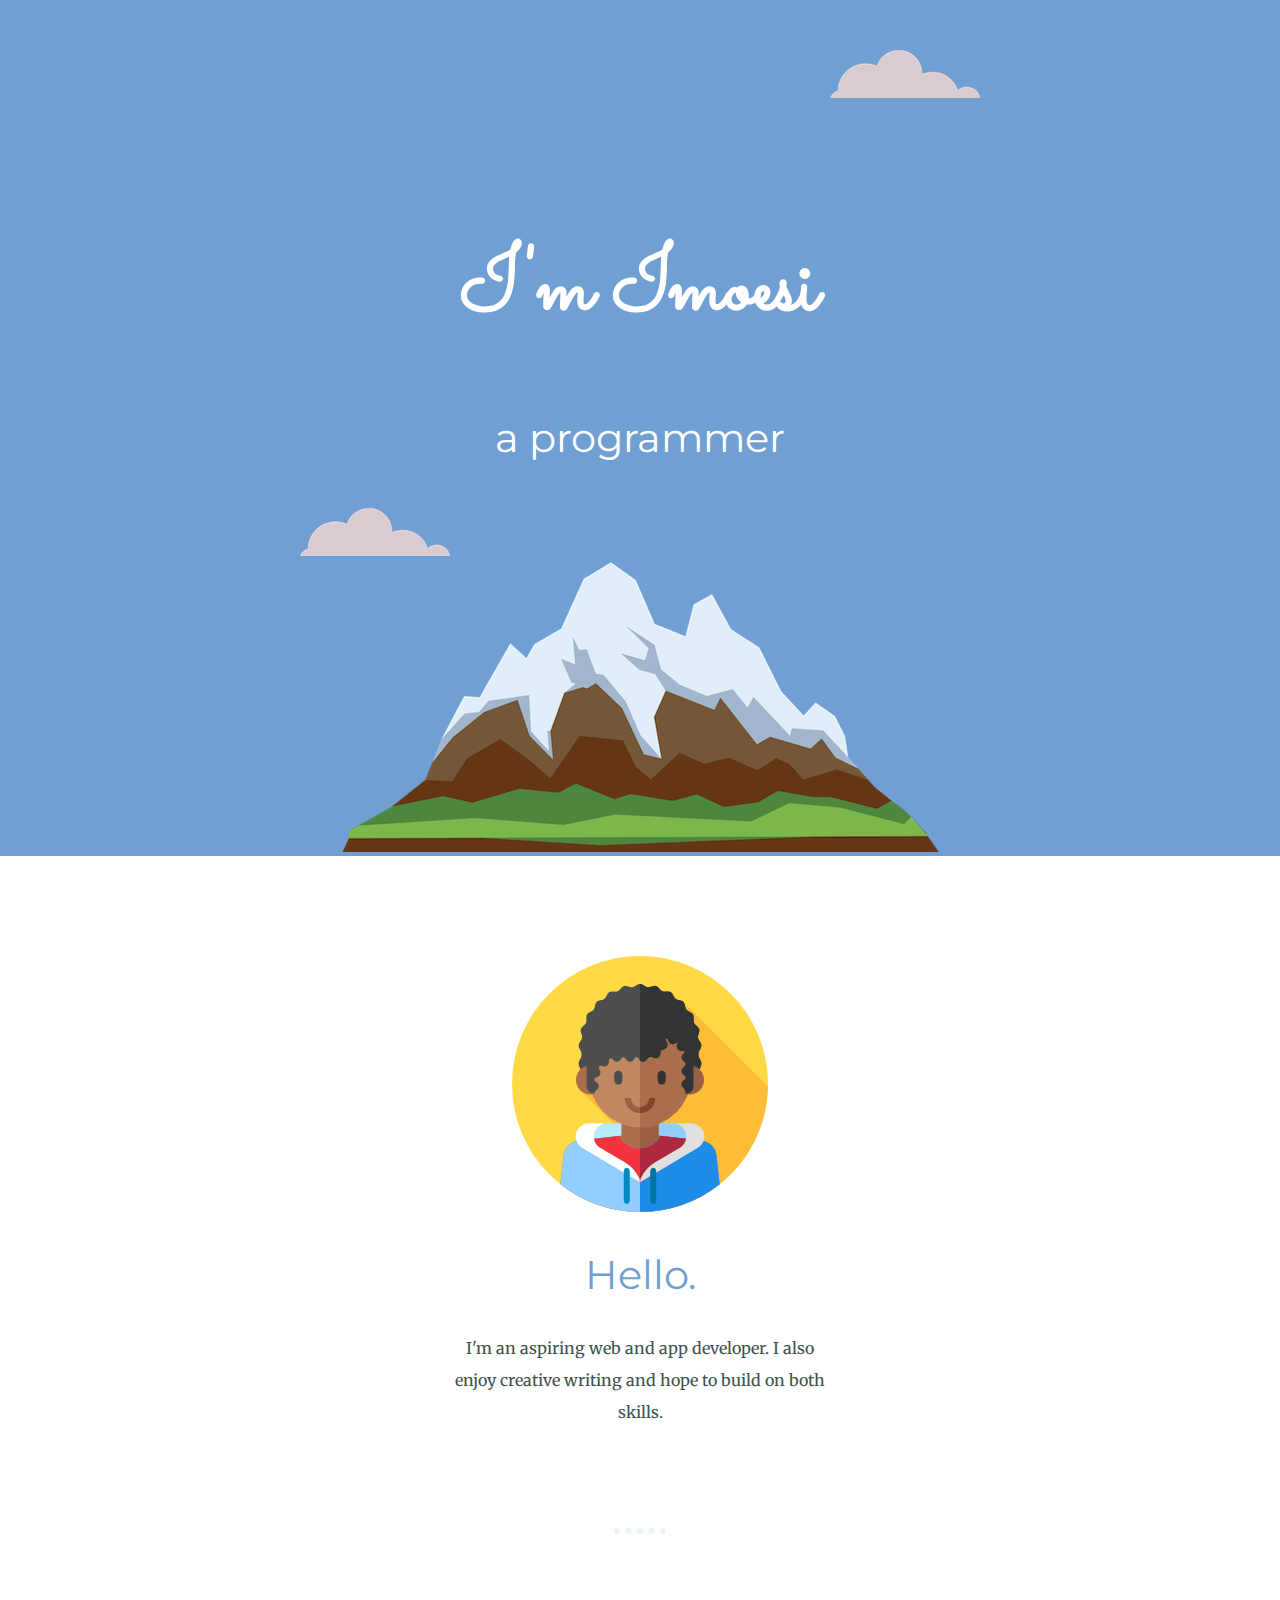
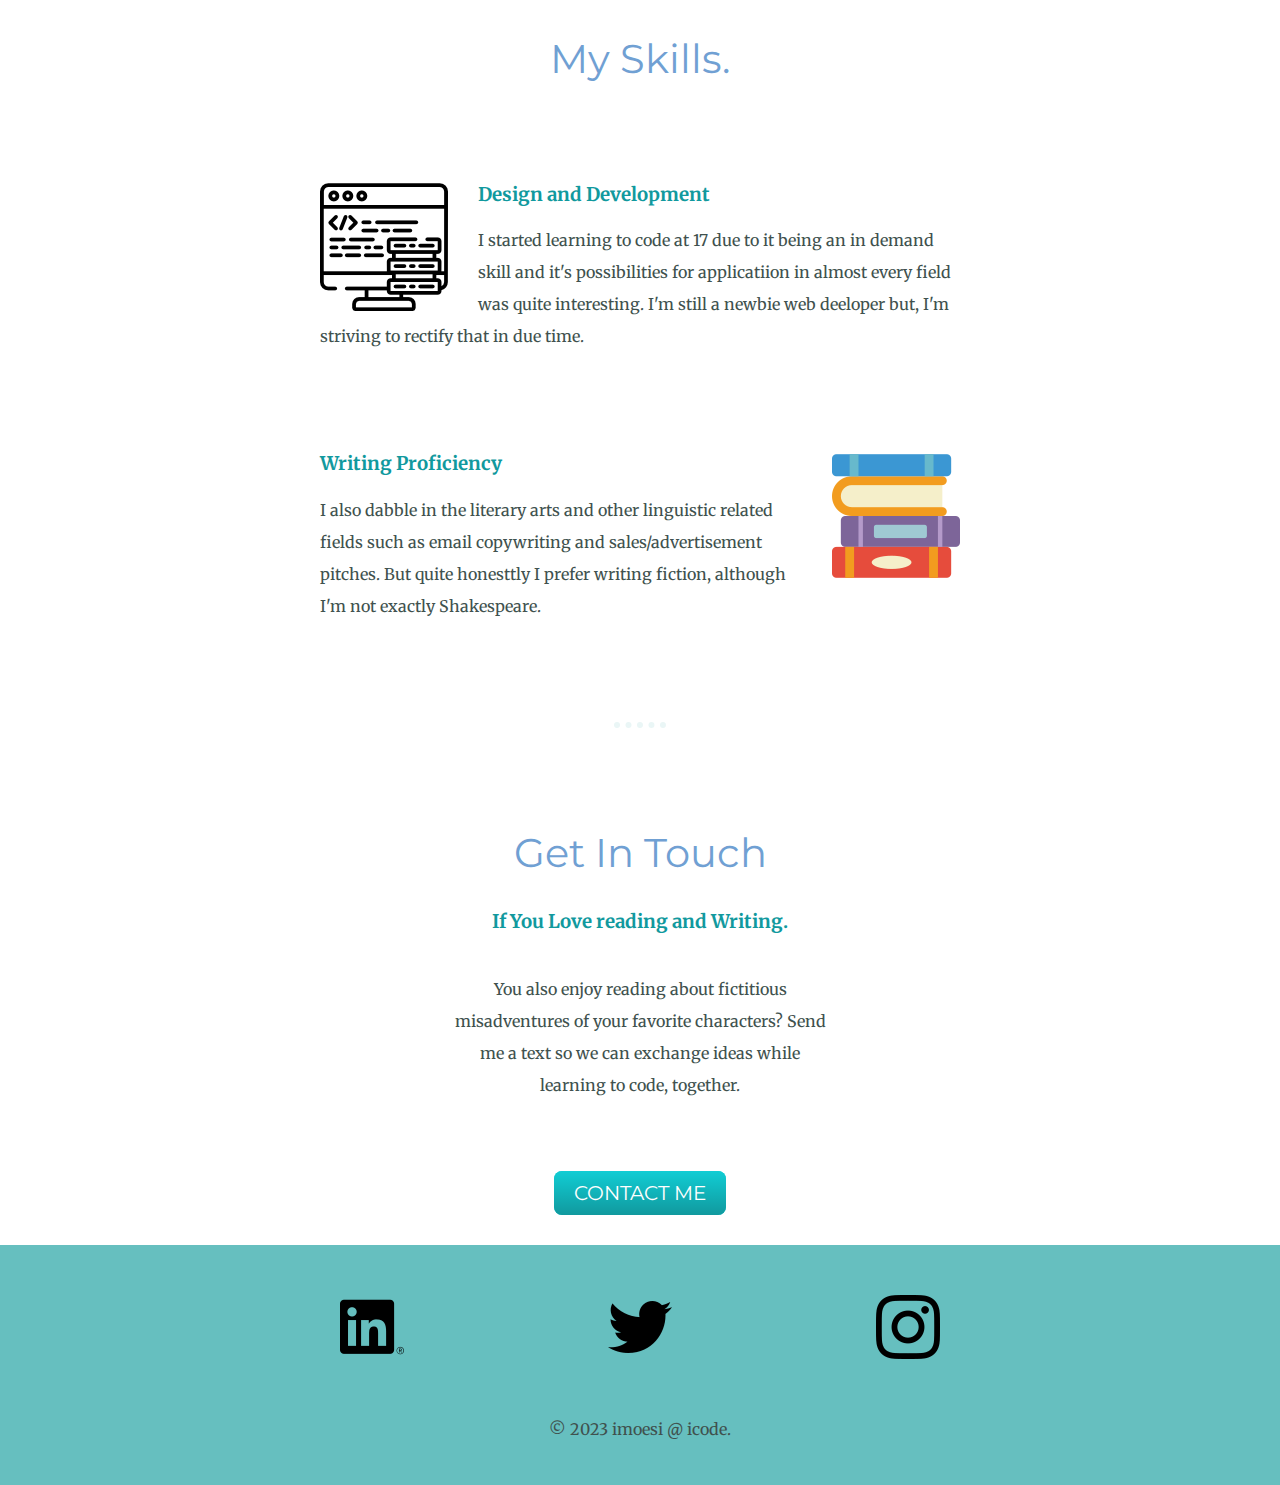
<file: index.html>
<!DOCTYPE html>
<html>
    <head>
        <meta charset="UTF-8">
       <title>
         Daniel's Personal site
       </title>
       <link rel="stylesheet" href="CSS/styles.css">
       <link rel="icon" href="favicon.ico">
       <link rel="preconnect" href="https://fonts.googleapis.com">
       <link rel="preconnect" href="https://fonts.gstatic.com" crossorigin>
       <link href="https://fonts.googleapis.com/css2?family=Merriweather&family=Montserrat&family=Sacramento&display=swap"
        rel="stylesheet">
    </head>
    <body>

    <div class="top-container">
        <img class="top-cloud" src="Images/cloud.png" alt="cloud-image">
        <h1>I'm Imoesi</h1>
        <h2 class="Get">a programmer</h2>
        <img class="bottom-cloud" src="Images/cloud.png" alt="cloud-image">
        <img src="Images/mountain.png" alt="mountain-image">
    </div>   

    <div class="middle-container">
        <div class="profile">
            <img class="man-image" src="Images/man 256.png" alt="profile-pic">
            <h2>Hello.</h2>
            <p class="intro">I'm an aspiring web and app developer. I also enjoy creative writing and hope to build on both skills.</p>
        </div>
        <hr>
        <div class="skills">
            <h2>My Skills.</h2>
            <div class="skill-row">
                <img class="computer-image" src="Images/code.png" alt="computer-image">
                <h3>Design and Development</h3>
                <p>I started learning to code at 17 due to it being an in demand skill and it's possibilities for 
                   applicatiion in almost every field was quite interesting. I'm still a newbie web deeloper but,
                   I'm striving to rectify that in due time.</p>
            </div>
            <div class="skill-row">
                <img class="book-image" src="Images/book-stack.png" alt="book-image">
                <h3>Writing Proficiency</h3>
                <p>I also dabble in the literary arts and other linguistic related fields such as email copywriting and sales/advertisement pitches.
                But quite honesttly I prefer writing fiction, although I'm not exactly Shakespeare.
                </p>
            </div>
        </div>
        <hr>
        <div class="contact-me">
            <h2>Get In Touch</h2>
            <h3>If You Love reading and Writing.</h3>
            <p class="contact-p">You also enjoy reading about fictitious misadventures of your favorite characters? Send me a text so we can exchange
               ideas while learning to code, together.
            </p>
            <br>
            <a class="btn" href="mailto:samuganadaniel@email.com">CONTACT ME</a>
        </div>
    </div>
    <br><br>
    
    <div class="bottom-container">
        <a class="footer-link" href="https://www.linkedin.com/in/daniel-samugana-027791282/"><img src="Images/linkedin.png" alt=""></a>
        <a class="footer-link" href="https://twitter.com/AgeingWine"><img src="Images/twitter.png" alt=""></a>
        <a class="footer-link" href="https://www.instagram.com/iimoesii/"><img src="Images/instagram.png" alt=""></a>
        <p class="bottom-p">© 2023 imoesi @ icode.</p>
    </div>


    </body>
</html>
</file>
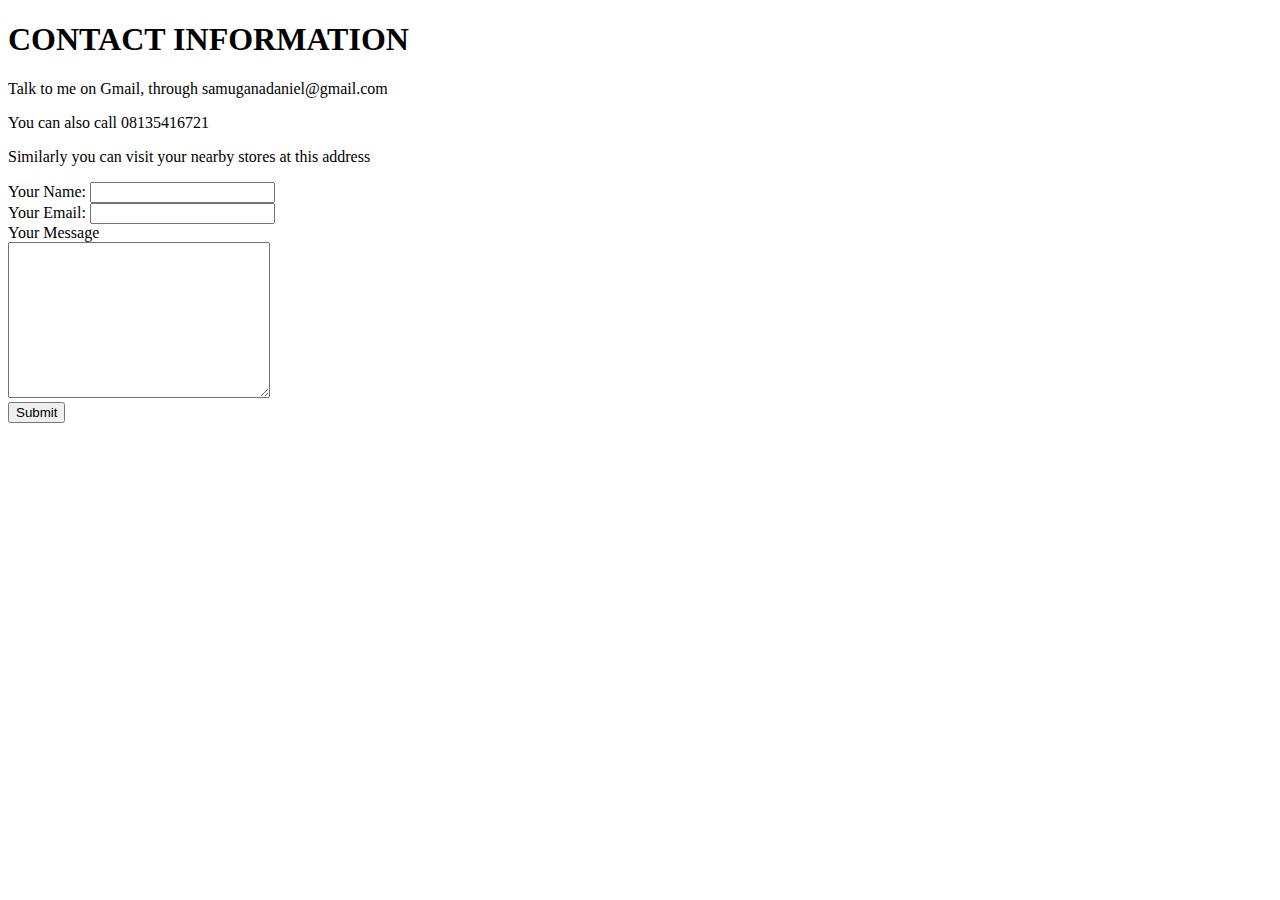
<file: Contact info.html>
<!DOCTYPE html>
<html>
    <title>
        CONTACT INFORMATION
    </title>
    <body>
        <h1>CONTACT INFORMATION</h1>
        <p>Talk to me on Gmail, through samuganadaniel@gmail.com</p>
        <p>You can also call 08135416721</p>
        <p>Similarly you can visit your nearby stores at this address</p>
        <form action="mailto:samuganadaniel@gmail.com" method="post">
            <label>Your Name:</label>
            <input type="text"><br>     
            <label>Your Email:</label>
            <input type="email"><br>
            <label>Your Message</label><br>
            <textarea name="" id="" cols="30" rows="10"></textarea><br>
            <input type="submit">
        </form>
    </body>
</html>
</file>
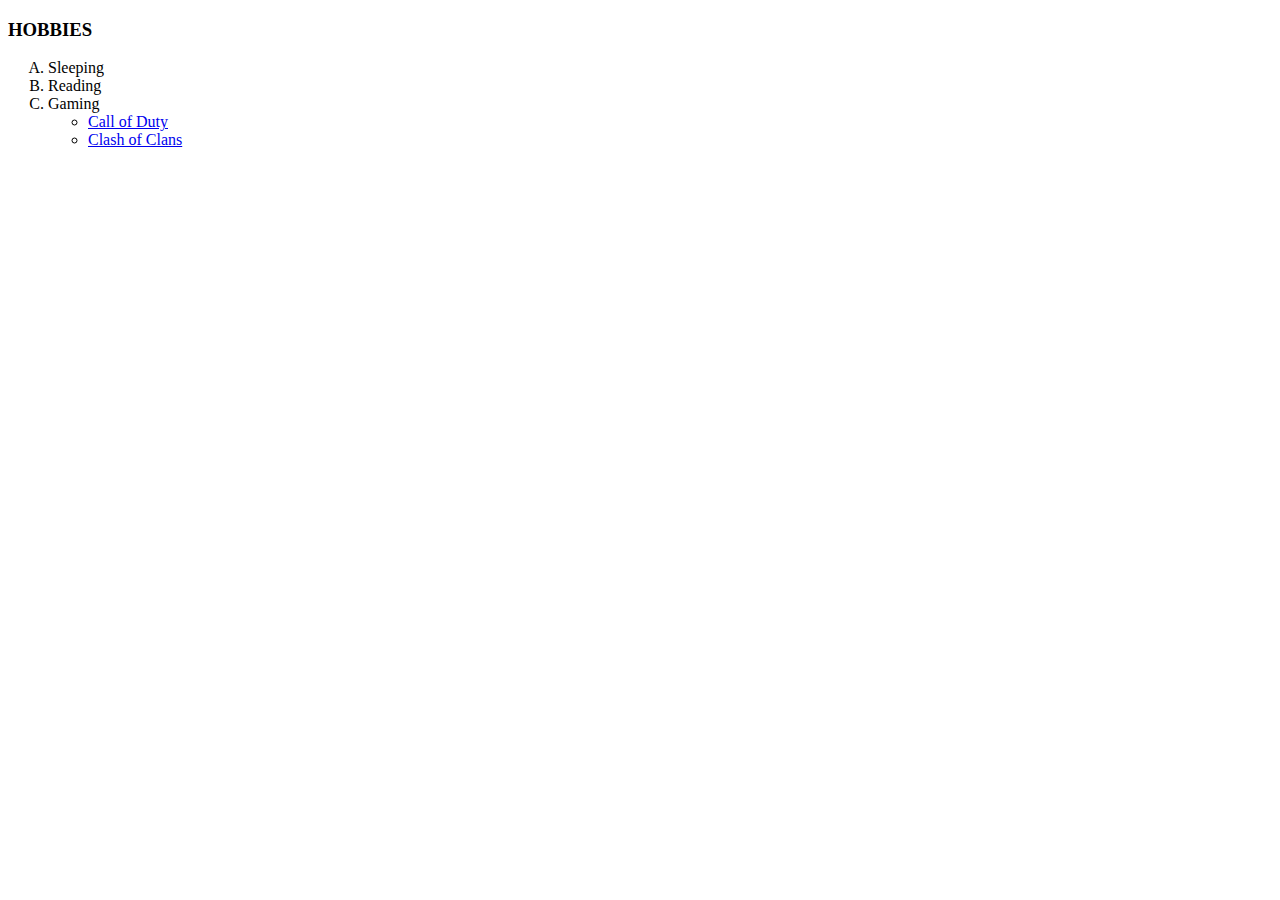
<file: Hobbies.html>
<!DOCTYPE html>
<html>
<TITle>
    My Hobbies
</TITle>
<body>
    <h3>HOBBIES</h3>
    <ol type="A">
      <li>Sleeping</li>
      <li>Reading</li>
      <li>Gaming
        <ul>
          <li><a href="https://www.callofduty.com">Call of Duty</a></li>
          <li><a href="https://supercell.com/en/games/clashofclans/">Clash of Clans</a></li>
        </ul>
    </ol>
</body>
</html>
</file>
<file: CSS/styles.css>
body {
    text-align: center;
    margin: 0px;
    font-family: 'Merriweather', serif;
    color: #40514e;
}

h1 {
    margin: 50px auto 0px auto;
    font-family: 'sacramento', cursive;
    font-size: 5.625rem;
    color: white;
    line-height: 2;
}

h2 {
    font-family: 'montserrat', sans-serif;
    font-size: 2.5rem;
    color: #70a0d3;
    font-weight: normal;
}

h3 {
    font-family: 'montserrat' sans-serif;
    color: #11999E;
}

a {
    color: #11999E;
}

P {
    line-height: 2;
}

hr {
    border-style: dotted none none none;
    border-color: #EAF6F6;
    border-width: 6px;
    width: 4%;
    margin: 100px auto;
}


.Get {
    color: white;
}

.top-container {
    background-color: #70a0d3;
    position: relative;
    padding-top: 150px;
}

.skill-row {
    width: 50%;
    margin: 100px auto 100px auto;
    text-align: left;
}

.computer-image {
    float: left;
    margin-right: 30px;
}

.book-image {
    float: right;
    margin-left: 30px;
}

.top-cloud {
    position: absolute;
    right: 300px;
    top: 50px;
}

.bottom-cloud {
    position: absolute;
    left: 300px;
    bottom: 300px;
}

.btn {
    background: #11cdd4;
    background-image: -webkit-linear-gradient(top, #11cdd4, #11999e);
    background-image: -moz-linear-gradient(top, #11cdd4, #11999e);
    background-image: -ms-linear-gradient(top, #11cdd4, #11999e);
    background-image: -o-linear-gradient(top, #11cdd4, #11999e);
    background-image: linear-gradient(to bottom, #11cdd4, #11999e);
    -webkit-border-radius: 8;
    -moz-border-radius: 8;
    border-radius: 8px;
    font-family: 'montserrat', sans-serif;
    color: #ffffff;
    font-size: 20px;
    padding: 10px 20px 10px 20px;
    text-decoration: none;
}

.btn:hover {
    background: #30e3cb;
    background-image: -webkit-linear-gradient(top, #30e3cb, #2bc4ad);
    background-image: -moz-linear-gradient(top, #30e3cb, #2bc4ad);
    background-image: -ms-linear-gradient(top, #30e3cb, #2bc4ad);
    background-image: -o-linear-gradient(top, #30e3cb, #2bc4ad);
    background-image: linear-gradient(to bottom, #30e3cb, #2bc4ad);
    text-decoration: none;
}

.bottom-container {
    background-color:#66BFBF ;
    margin-bottom: 0px;
    padding: 50px 0px 40px;
}

.bottom-p {
    margin-bottom: 0px;
    margin-top: 50px;
}

.footer-link {
    margin: 0px 100px 0px 100px;
    text-align: bottom;
}

.profile {
    margin-top: 100px;
}

.intro {
    width: 30%;
    margin: 0 auto 0 auto;
}

.contact-p {
    margin: 40px auto 60px;
    width: 30%;
}
</file>
